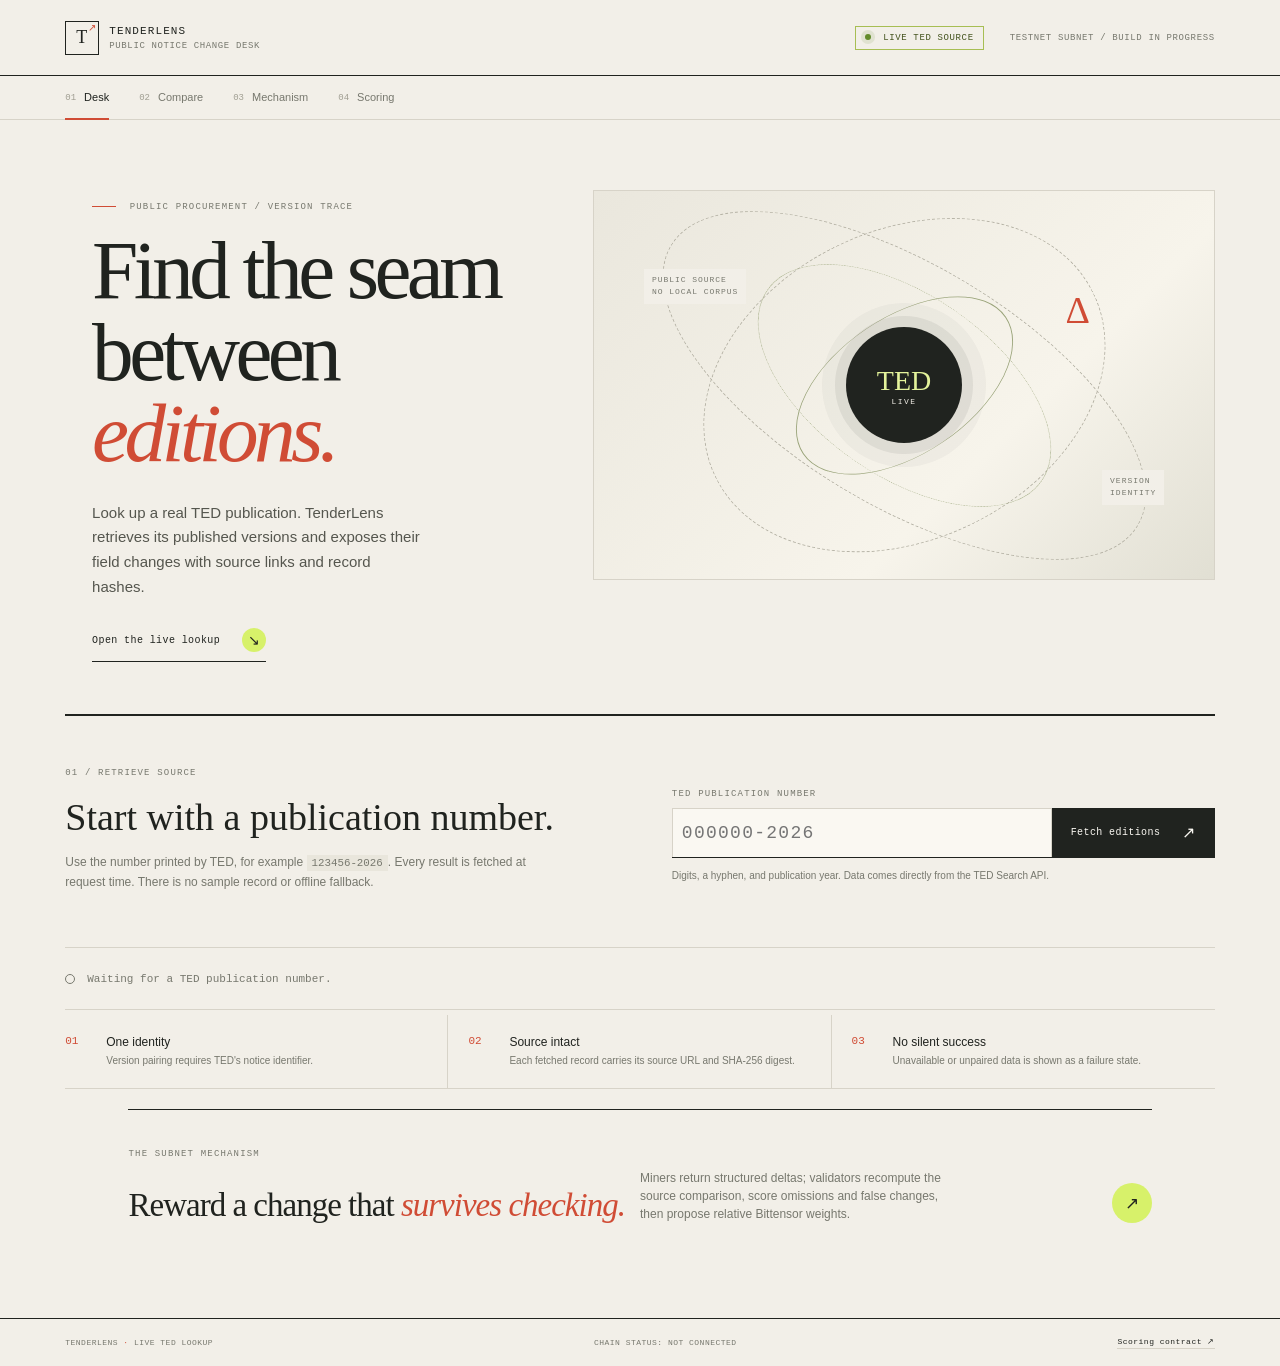
<file: web/index.html>
<!doctype html>
<html lang="en">
<head>
  <meta charset="utf-8"><meta name="viewport" content="width=device-width,initial-scale=1">
  <meta name="theme-color" content="#f2efe8"><title>TenderLens — Change desk</title>
  <link rel="stylesheet" href="styles.css"><script src="app.js" defer></script>
</head>
<body data-page="home">
  <a class="skip-link" href="#main">Skip to content</a>
  <header class="topline"><a class="wordmark" href="index.html"><span class="brand-mark">T<span>↗</span></span><span>TENDERLENS<small>PUBLIC NOTICE CHANGE DESK</small></span></a><div class="topline-right"><span class="mode-pill live-mode"><i></i> LIVE TED SOURCE</span><span class="edition">TESTNET SUBNET / BUILD IN PROGRESS</span></div></header>
  <nav class="page-nav" aria-label="Main navigation"><a class="active" aria-current="page" href="index.html"><span>01</span> Desk</a><a href="compare.html"><span>02</span> Compare</a><a href="mechanism.html"><span>03</span> Mechanism</a><a href="scoring.html"><span>04</span> Scoring</a></nav>
  <main id="main" class="page-shell live-home">
    <section class="hero-grid enter">
      <div class="hero-copy"><p class="eyebrow"><span class="eyebrow-line"></span> PUBLIC PROCUREMENT / VERSION TRACE</p><h1>Find the seam<br>between <em>editions.</em></h1><p class="lede">Look up a real TED publication. TenderLens retrieves its published versions and exposes their field changes with source links and record hashes.</p><a class="round-link" href="#lookup"><span>Open the live lookup</span><b aria-hidden="true">↘</b></a></div>
      <div class="home-ornament" aria-hidden="true"><div class="orbital orbital-a"></div><div class="orbital orbital-b"></div><div class="orbit-core">TED<br><small>LIVE</small></div><div class="orbit-label orbit-nw">PUBLIC SOURCE<br>NO LOCAL CORPUS</div><div class="orbit-label orbit-se">VERSION<br>IDENTITY</div><span class="orbit-glyph">Δ</span></div>
    </section>
    <section class="live-lookup enter delay-1" id="lookup" aria-labelledby="lookup-title"><div class="lookup-heading"><p class="eyebrow">01 / RETRIEVE SOURCE</p><h2 id="lookup-title">Start with a publication number.</h2><p>Use the number printed by TED, for example <code>123456-2026</code>. Every result is fetched at request time. There is no sample record or offline fallback.</p></div>
      <form id="publication-form" class="lookup-form"><label for="publication-input">TED publication number</label><div class="lookup-control"><input id="publication-input" name="publication" autocomplete="off" inputmode="numeric" pattern="[0-9]{1,8}-20[0-9]{2}" placeholder="000000-2026" required aria-describedby="publication-hint"><button type="submit" id="lookup-submit"><span>Fetch editions</span><b aria-hidden="true">↗</b></button></div><small id="publication-hint">Digits, a hyphen, and publication year. Data comes directly from the TED Search API.</small></form>
    </section>
    <section id="lookup-status" class="live-status" aria-live="polite" aria-atomic="true"><span class="status-mark"></span><p>Waiting for a TED publication number.</p></section>
    <section id="lookup-results" class="lookup-results" hidden aria-live="polite"></section>
    <section class="principles enter delay-2"><div><span>01</span><strong>One identity</strong><small>Version pairing requires TED's notice identifier.</small></div><div><span>02</span><strong>Source intact</strong><small>Each fetched record carries its source URL and SHA-256 digest.</small></div><div><span>03</span><strong>No silent success</strong><small>Unavailable or unpaired data is shown as a failure state.</small></div></section>
    <section class="bottom-callout enter delay-3"><p class="eyebrow">THE SUBNET MECHANISM</p><h2>Reward a change that <em>survives checking.</em></h2><div><p>Miners return structured deltas; validators recompute the source comparison, score omissions and false changes, then propose relative Bittensor weights.</p><a class="circle-arrow" href="mechanism.html" aria-label="Explore the mechanism">↗</a></div></section>
  </main>
  <footer class="site-footer"><span>TENDERLENS <b>·</b> LIVE TED LOOKUP</span><span>CHAIN STATUS: NOT CONNECTED</span><a href="scoring.html">Scoring contract ↗</a></footer>
</body></html>
</file>
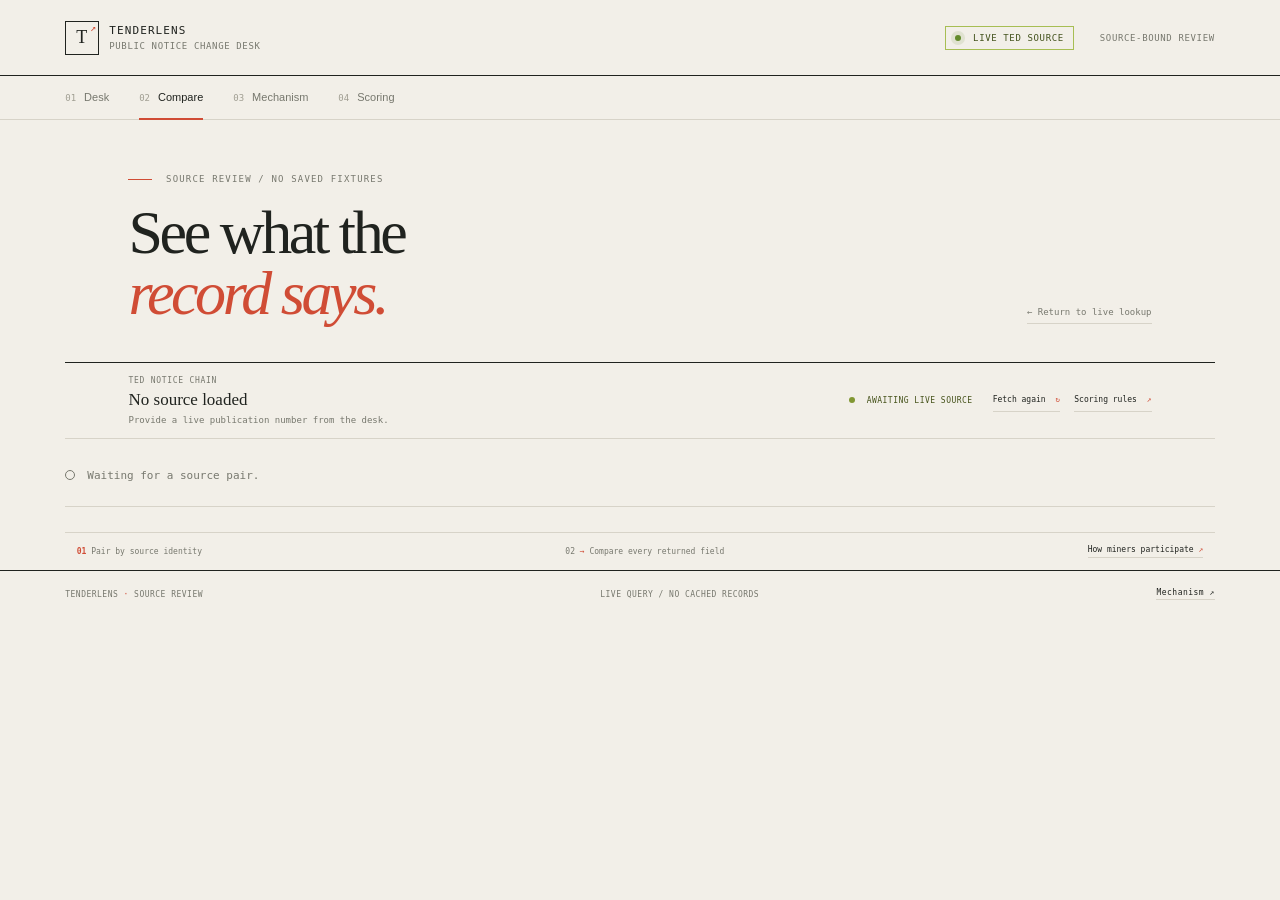
<file: web/compare.html>
<!doctype html>
<html lang="en">
<head><meta charset="utf-8"><meta name="viewport" content="width=device-width,initial-scale=1"><meta name="theme-color" content="#f2efe8"><title>Compare live versions — TenderLens</title><link rel="stylesheet" href="styles.css"><script src="app.js" defer></script></head>
<body data-page="compare"><a class="skip-link" href="#main">Skip to content</a>
  <header class="topline"><a class="wordmark" href="index.html"><span class="brand-mark">T<span>↗</span></span><span>TENDERLENS<small>PUBLIC NOTICE CHANGE DESK</small></span></a><div class="topline-right"><span class="mode-pill live-mode"><i></i> LIVE TED SOURCE</span><span class="edition">SOURCE-BOUND REVIEW</span></div></header>
  <nav class="page-nav" aria-label="Main navigation"><a href="index.html"><span>01</span> Desk</a><a class="active" aria-current="page" href="compare.html"><span>02</span> Compare</a><a href="mechanism.html"><span>03</span> Mechanism</a><a href="scoring.html"><span>04</span> Scoring</a></nav>
  <main id="main" class="page-shell compare-page live-compare">
    <div class="page-title-row enter"><div><p class="eyebrow"><span class="eyebrow-line"></span> SOURCE REVIEW / NO SAVED FIXTURES</p><h1>See what the<br><em>record says.</em></h1></div><a class="back-desk" href="index.html">← Return to live lookup</a></div>
    <section class="pair-toolbar live-toolbar"><div><span class="toolbar-label">TED NOTICE CHAIN</span><strong id="pair-title">No source loaded</strong><small id="pair-meta">Provide a live publication number from the desk.</small></div><div id="pair-state" class="pair-status"><i></i> AWAITING LIVE SOURCE</div><div class="pair-controls"><button class="quiet-button" type="button" id="reload-live">Fetch again <span>↻</span></button><a class="quiet-button" href="scoring.html">Scoring rules <span>↗</span></a></div></section>
    <div id="compare-status" class="live-status" aria-live="polite"><span class="status-mark"></span><p>Waiting for a source pair.</p></div>
    <section id="compare-output" class="compare-output" hidden></section>
    <section class="next-step"><span><b>01</b> Pair by source identity</span><span>02 <b>→</b> Compare every returned field</span><a href="mechanism.html">How miners participate <b>↗</b></a></section>
  </main>
  <footer class="site-footer"><span>TENDERLENS <b>·</b> SOURCE REVIEW</span><span>LIVE QUERY / NO CACHED RECORDS</span><a href="mechanism.html">Mechanism ↗</a></footer>
</body></html>
</file>
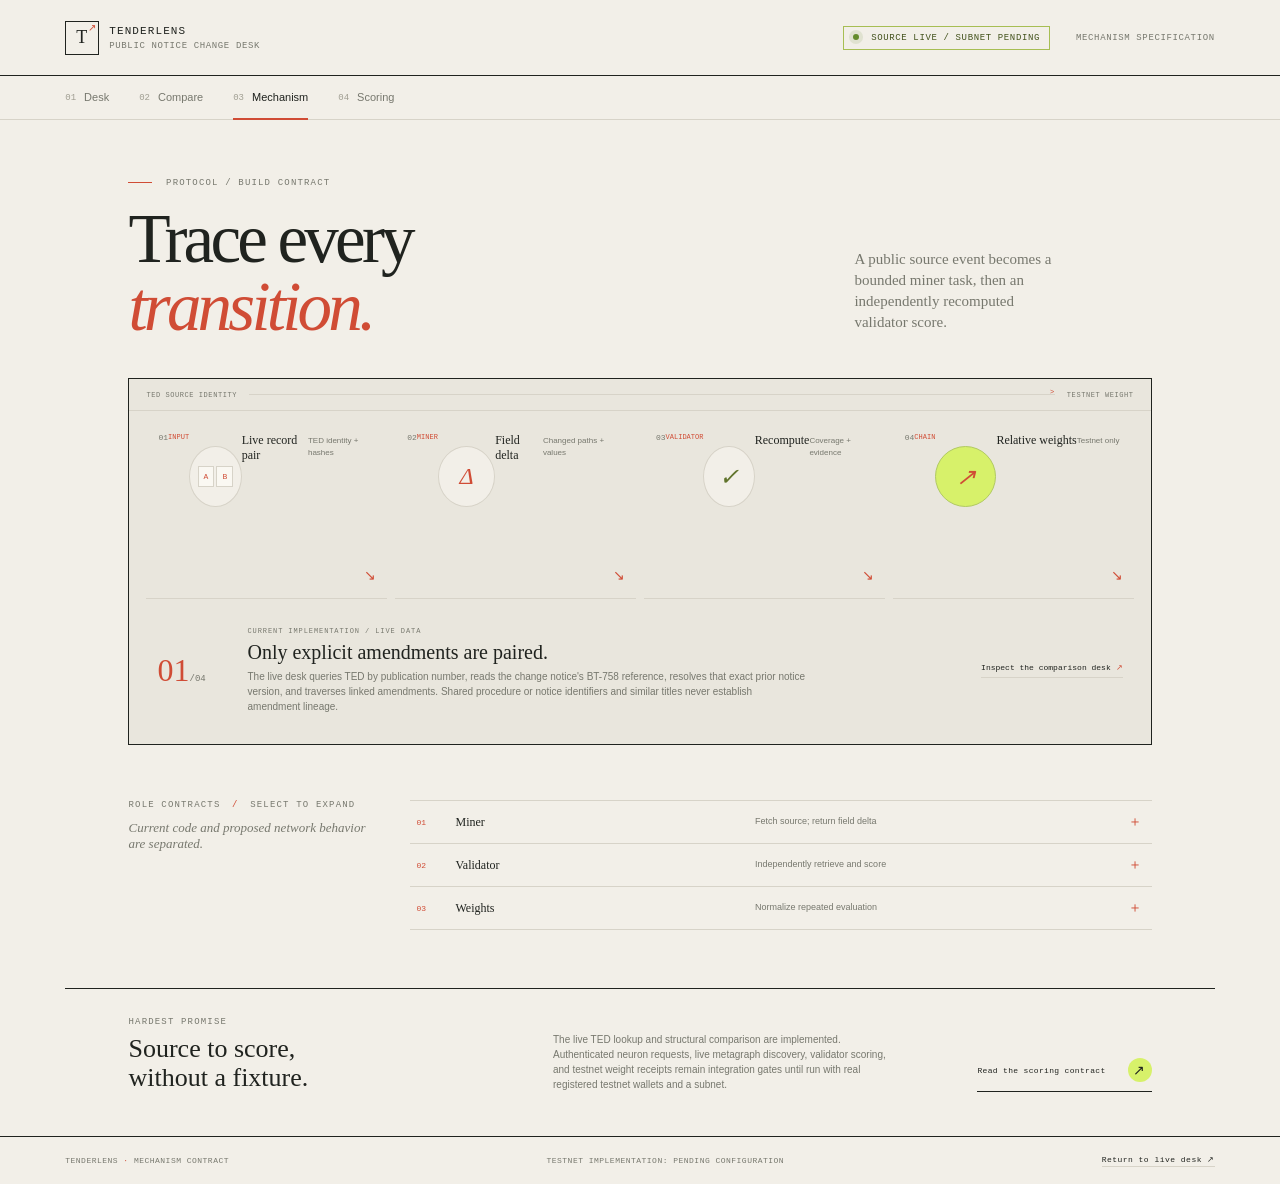
<file: web/mechanism.html>
<!doctype html>
<html lang="en"><head><meta charset="utf-8"><meta name="viewport" content="width=device-width,initial-scale=1"><meta name="theme-color" content="#f2efe8"><title>Mechanism — TenderLens</title><link rel="stylesheet" href="styles.css"><script src="app.js" defer></script></head>
<body data-page="mechanism"><a class="skip-link" href="#main">Skip to content</a>
<header class="topline"><a class="wordmark" href="index.html"><span class="brand-mark">T<span>↗</span></span><span>TENDERLENS<small>PUBLIC NOTICE CHANGE DESK</small></span></a><div class="topline-right"><span class="mode-pill live-mode"><i></i> SOURCE LIVE / SUBNET PENDING</span><span class="edition">MECHANISM SPECIFICATION</span></div></header>
<nav class="page-nav" aria-label="Main navigation"><a href="index.html"><span>01</span> Desk</a><a href="compare.html"><span>02</span> Compare</a><a class="active" aria-current="page" href="mechanism.html"><span>03</span> Mechanism</a><a href="scoring.html"><span>04</span> Scoring</a></nav>
<main id="main" class="page-shell mechanism-page">
  <section class="mechanism-heading enter"><div><p class="eyebrow"><span class="eyebrow-line"></span> PROTOCOL / BUILD CONTRACT</p><h1>Trace every<br><em>transition.</em></h1></div><p class="heading-aside">A public source event becomes a bounded miner task, then an independently recomputed validator score.</p></section>
  <section class="flow-board live-flow enter delay-1" aria-label="Subnet mechanism flow"><div class="flow-axis"><span>TED SOURCE IDENTITY</span><i></i><span>TESTNET WEIGHT</span></div>
    <div class="flow-steps" role="list"><a class="flow-step" role="listitem" href="index.html"><span class="step-top">01 <i>INPUT</i></span><span class="step-symbol source-symbol"><b>A</b><b>B</b></span><strong>Live record pair</strong><small>TED identity + hashes</small><span class="step-arrow">↘</span></a><a class="flow-step" role="listitem" href="#miner"><span class="step-top">02 <i>MINER</i></span><span class="step-symbol miner-symbol">Δ</span><strong>Field delta</strong><small>Changed paths + values</small><span class="step-arrow">↘</span></a><a class="flow-step" role="listitem" href="#validator"><span class="step-top">03 <i>VALIDATOR</i></span><span class="step-symbol validator-symbol">✓</span><strong>Recompute</strong><small>Coverage + evidence</small><span class="step-arrow">↘</span></a><a class="flow-step" role="listitem" href="scoring.html"><span class="step-top">04 <i>CHAIN</i></span><span class="step-symbol weights-symbol">↗</span><strong>Relative weights</strong><small>Testnet only</small><span class="step-arrow">↘</span></a></div>
    <article class="stage-detail"><div class="stage-number">01<span>/04</span></div><div><p class="eyebrow">CURRENT IMPLEMENTATION / LIVE DATA</p><h2>Only explicit amendments are paired.</h2><p>The live desk queries TED by publication number, reads the change notice's BT-758 reference, resolves that exact prior notice version, and traverses linked amendments. Shared procedure or notice identifiers and similar titles never establish amendment lineage.</p></div><a href="compare.html" class="stage-link">Inspect the comparison desk <b>↗</b></a></article>
  </section>
  <section class="role-ledger enter delay-2"><div class="ledger-heading"><p class="eyebrow">ROLE CONTRACTS <span class="small-slash">/</span> SELECT TO EXPAND</p><p>Current code and proposed network behavior are separated.</p></div><div class="role-rows">
    <details class="role-row"><summary><span>01</span><strong>Miner</strong><small>Fetch source; return field delta</small><b class="details-plus">＋</b></summary><div class="role-answer" id="miner"><p>Signed <code>POST /v1/compare</code> receives an exact prior publication, change publication, and TED reference. The miner independently queries the live TED API, confirms that the current notice explicitly references the prior one, and returns changed JSON paths, typed values, source hashes, and source-value evidence. It rejects oversized, malformed, unsupported, stale, incomplete, or unlinked requests. The service verifies Bittensor hotkey signatures and checks that the caller holds a validator permit on the configured test subnet.</p></div></details>
    <details class="role-row"><summary><span>02</span><strong>Validator</strong><small>Independently retrieve and score</small><b class="details-plus">＋</b></summary><div class="role-answer" id="validator"><p>For each actual TED pair, the validator independently fetches the source records, derives the target delta, validates miner signature, schema, task identity, publication linkage, and record hashes, then checks exact changed paths, values, and evidence. It retains component results per UID. No LLM judge is needed for this exact structured task. A future unstructured notice task requires a separately labeled real corpus before it can affect rewards.</p></div></details>
    <details class="role-row"><summary><span>03</span><strong>Weights</strong><small>Normalize repeated evaluation</small><b class="details-plus">＋</b></summary><div class="role-answer"><p>Aggregate bounded recent task scores per active miner, preserve failed-task zeros, normalize nonnegative scores to relative weights, and submit through the current Bittensor SDK's test-network SetWeights intent. Chain consensus and emissions remain Bittensor responsibilities; no chain transaction is claimed by this interface.</p></div></details>
  </div></section>
  <section class="mechanism-foot enter delay-3"><div><p class="eyebrow">HARDEST PROMISE</p><h2>Source to score,<br>without a fixture.</h2></div><p>The live TED lookup and structural comparison are implemented. Authenticated neuron requests, live metagraph discovery, validator scoring, and testnet weight receipts remain integration gates until run with real registered testnet wallets and a subnet.</p><a class="round-link" href="scoring.html"><span>Read the scoring contract</span><b>↗</b></a></section>
</main><footer class="site-footer"><span>TENDERLENS <b>·</b> MECHANISM CONTRACT</span><span>TESTNET IMPLEMENTATION: PENDING CONFIGURATION</span><a href="index.html">Return to live desk ↗</a></footer></body></html>
</file>
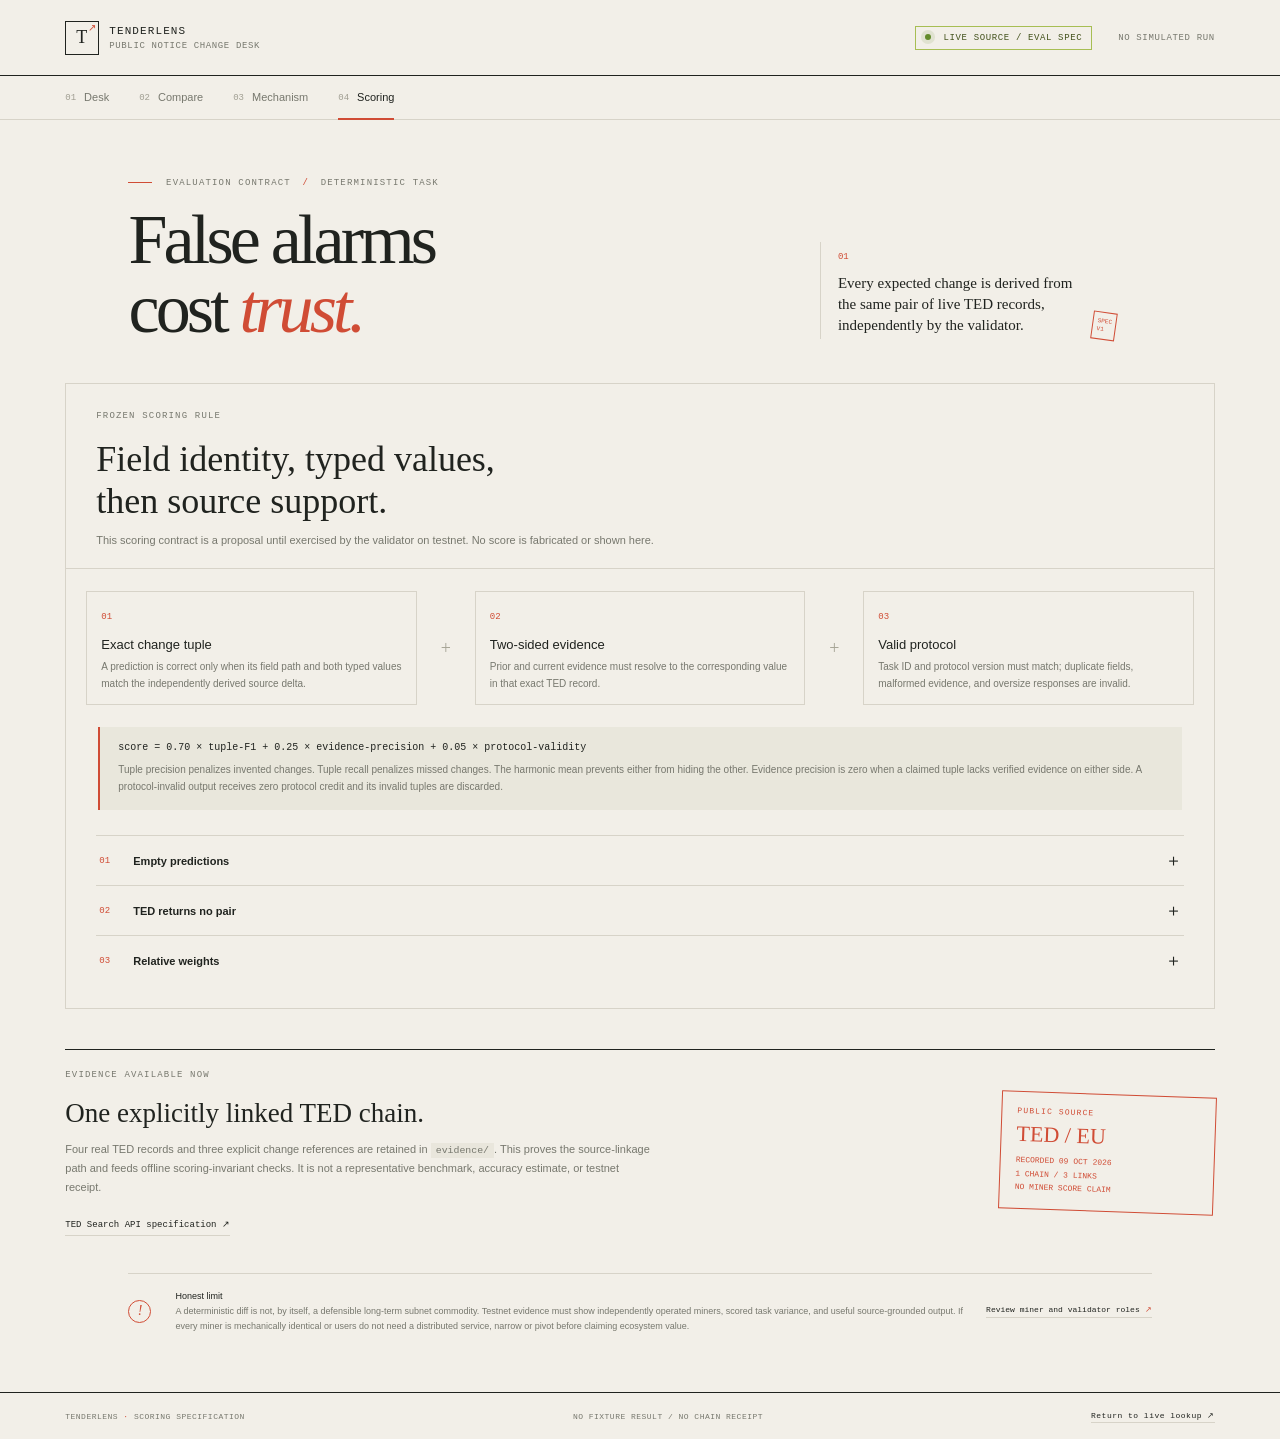
<file: web/scoring.html>
<!doctype html>
<html lang="en"><head><meta charset="utf-8"><meta name="viewport" content="width=device-width,initial-scale=1"><meta name="theme-color" content="#f2efe8"><title>Scoring contract — TenderLens</title><link rel="stylesheet" href="styles.css"><script src="app.js" defer></script></head>
<body data-page="scoring"><a class="skip-link" href="#main">Skip to content</a>
<header class="topline"><a class="wordmark" href="index.html"><span class="brand-mark">T<span>↗</span></span><span>TENDERLENS<small>PUBLIC NOTICE CHANGE DESK</small></span></a><div class="topline-right"><span class="mode-pill live-mode"><i></i> LIVE SOURCE / EVAL SPEC</span><span class="edition">NO SIMULATED RUN</span></div></header>
<nav class="page-nav" aria-label="Main navigation"><a href="index.html"><span>01</span> Desk</a><a href="compare.html"><span>02</span> Compare</a><a href="mechanism.html"><span>03</span> Mechanism</a><a class="active" aria-current="page" href="scoring.html"><span>04</span> Scoring</a></nav>
<main id="main" class="page-shell scoring-page">
  <section class="score-intro enter"><div><p class="eyebrow"><span class="eyebrow-line"></span> EVALUATION CONTRACT <span class="small-slash">/</span> DETERMINISTIC TASK</p><h1>False alarms<br>cost <em>trust.</em></h1></div><div class="score-intro-note"><span class="red-corner">01</span><p>Every expected change is derived from the same pair of live TED records, independently by the validator.</p><span class="stamp-small">SPEC<br>V1</span></div></section>
  <section class="score-contract enter delay-1"><div class="contract-header"><p class="eyebrow">FROZEN SCORING RULE</p><h2>Field identity, typed values,<br>then source support.</h2><p>This scoring contract is a proposal until exercised by the validator on testnet. No score is fabricated or shown here.</p></div>
    <div class="contract-equation"><div><span>01</span><strong>Exact change tuple</strong><p>A prediction is correct only when its field path and both typed values match the independently derived source delta.</p></div><b class="equation-mark">+</b><div><span>02</span><strong>Two-sided evidence</strong><p>Prior and current evidence must resolve to the corresponding value in that exact TED record.</p></div><b class="equation-mark">+</b><div><span>03</span><strong>Valid protocol</strong><p>Task ID and protocol version must match; duplicate fields, malformed evidence, and oversize responses are invalid.</p></div></div>
    <div class="score-rule"><code>score = 0.70 × tuple-F1 + 0.25 × evidence-precision + 0.05 × protocol-validity</code><p>Tuple precision penalizes invented changes. Tuple recall penalizes missed changes. The harmonic mean prevents either from hiding the other. Evidence precision is zero when a claimed tuple lacks verified evidence on either side. A protocol-invalid output receives zero protocol credit and its invalid tuples are discarded.</p></div>
    <div class="score-boundaries"><details class="score-boundary"><summary><span>01</span><strong>Empty predictions</strong><b>＋</b></summary><p>An empty response has zero recall whenever the live source pair contains a field difference, so a miner cannot earn a high score by refusing all work.</p></details><details class="score-boundary"><summary><span>02</span><strong>TED returns no pair</strong><b>＋</b></summary><p>Do not create a task. Missing source records, mismatched notice identifiers, timeout, or malformed API data are operational failures, not “no change” labels.</p></details><details class="score-boundary"><summary><span>03</span><strong>Relative weights</strong><b>＋</b></summary><p>Aggregate scores from completed live tasks over a declared window, assign failed miner requests zero for that task, normalize nonnegative values by UID, and submit only to the explicitly configured Bittensor test network. The chain applies subnet limits and consensus.</p></details></div>
  </section>
  <section class="score-evidence enter delay-2"><div><p class="eyebrow">EVIDENCE AVAILABLE NOW</p><h2>One explicitly linked TED chain.</h2><p>Four real TED records and three explicit change references are retained in <code>evidence/</code>. This proves the source-linkage path and feeds offline scoring-invariant checks. It is not a representative benchmark, accuracy estimate, or testnet receipt.</p><a href="https://docs.ted.europa.eu/api/latest/search.html" target="_blank" rel="noopener noreferrer">TED Search API specification ↗</a></div><div class="evidence-stamp"><span>PUBLIC SOURCE</span><strong>TED / EU</strong><small>RECORDED 09 OCT 2026<br>1 CHAIN / 3 LINKS<br>NO MINER SCORE CLAIM</small></div></section>
  <section class="score-limit enter delay-3"><span class="limit-glyph">!</span><p><b>Honest limit</b><br>A deterministic diff is not, by itself, a defensible long-term subnet commodity. Testnet evidence must show independently operated miners, scored task variance, and useful source-grounded output. If every miner is mechanically identical or users do not need a distributed service, narrow or pivot before claiming ecosystem value.</p><a href="mechanism.html">Review miner and validator roles <b>↗</b></a></section>
</main><footer class="site-footer"><span>TENDERLENS <b>·</b> SCORING SPECIFICATION</span><span>NO FIXTURE RESULT / NO CHAIN RECEIPT</span><a href="index.html">Return to live lookup ↗</a></footer></body></html>
</file>
<file: web/styles.css>
:root{--paper:#f2efe8;--paper-hi:#faf8f2;--ink:#20231f;--muted:#77786e;--line:#d7d3c8;--green:#d7f16a;--green-dark:#46531b;--red:#d04c35;--mono:'DM Mono',monospace;--sans:'DM Sans',Arial,sans-serif;--serif:'Playfair Display',Georgia,serif;--ease:cubic-bezier(.2,.7,.15,1)}
*{box-sizing:border-box}html{scroll-behavior:smooth}body{margin:0;background:var(--paper);color:var(--ink);font-family:var(--sans);font-size:14px;line-height:1.5}a{color:inherit;text-decoration:none}button{font:inherit;color:inherit}button:focus-visible,a:focus-visible,summary:focus-visible{outline:2px solid var(--red);outline-offset:4px}.skip-link{position:absolute;z-index:20;top:-60px;left:12px;background:var(--green);padding:10px 16px}.skip-link:focus{top:12px}.topline{height:76px;border-bottom:1px solid var(--ink);display:flex;align-items:center;justify-content:space-between;padding:0 5.1vw}.wordmark{display:flex;align-items:center;gap:10px;font:500 11px var(--mono);letter-spacing:.1em}.brand-mark{width:34px;height:34px;border:1px solid var(--ink);display:grid;place-items:center;font:500 18px var(--serif);position:relative}.brand-mark span{position:absolute;font:10px var(--mono);right:1px;top:0;color:var(--red)}.wordmark small{display:block;font:9px var(--mono);letter-spacing:.07em;color:var(--muted);margin-top:4px}.topline-right{display:flex;align-items:center;gap:26px;font:9px var(--mono);letter-spacing:.07em;color:var(--muted)}.mode-pill{color:var(--green-dark);border:1px solid #b3c76d;padding:6px 9px}.mode-pill i,.status-dot,.pair-status i,.grounded-stamp i,.sim-label i{width:6px;height:6px;border-radius:50%;display:inline-block;background:#819733;margin-right:6px}.edition b,.site-footer b{color:var(--red);font-weight:400}.page-nav{height:44px;padding:0 5.1vw;border-bottom:1px solid var(--line);display:flex;gap:30px;align-items:stretch}.page-nav a{position:relative;display:flex;align-items:center;gap:8px;font-size:11px;color:var(--muted);transition:color .2s}.page-nav a span{font:9px var(--mono);color:#a09e92}.page-nav a:hover,.page-nav a.active{color:var(--ink)}.page-nav a.active:after{content:'';position:absolute;bottom:-1px;left:0;right:0;height:2px;background:var(--red);animation:draw-in .45s var(--ease) both}.page-shell{max-width:1440px;margin:auto;padding:0 5.1vw}.eyebrow{font:9px var(--mono);letter-spacing:.13em;color:var(--muted);margin:0 0 18px}.eyebrow-line{display:inline-block;width:24px;height:1px;background:var(--red);vertical-align:middle;margin-right:7px}.small-slash{color:var(--red);margin:0 5px}.hero-grid{display:grid;grid-template-columns:.88fr 1.12fr;min-height:536px;border-bottom:1px solid var(--ink);padding:70px 0 52px;gap:40px}.hero-copy{padding:12px 0 0 5.5%}.hero-copy h1,.page-title-row h1,.mechanism-heading h1,.score-intro h1{font:500 clamp(48px,6.5vw,84px)/.98 var(--serif);letter-spacing:-.055em;margin:0}.hero-copy h1 em,.page-title-row h1 em,.mechanism-heading h1 em,.score-intro h1 em,.bottom-callout h2 em{font-weight:500;color:var(--red)}.lede{font-size:15px;line-height:1.65;max-width:330px;color:#55564e;margin:26px 0 28px}.round-link{display:inline-flex;align-items:center;gap:22px;font:10px var(--mono);letter-spacing:.04em;border-bottom:1px solid var(--ink);padding:0 0 9px;transition:gap .25s var(--ease)}.round-link:hover{gap:32px}.round-link b{width:24px;height:24px;border-radius:50%;display:grid;place-items:center;background:var(--green);font-size:14px;font-weight:400}.hero-art{position:relative;min-height:396px;display:flex;align-items:center;justify-content:center;gap:8px;overflow:hidden;background:#e8e5dc}.hero-art:before{content:'';position:absolute;inset:0;background-image:linear-gradient(#bbb8ae 1px,transparent 1px),linear-gradient(90deg,#bbb8ae 1px,transparent 1px);background-size:30px 30px;opacity:.13;mask-image:linear-gradient(90deg,transparent,#000 28%,#000 75%,transparent)}.paper{width:34%;height:260px;background:var(--paper-hi);border:1px solid #c8c4b8;box-shadow:0 12px 32px #20231f15;z-index:1;padding:21px 17px;position:relative;transform:rotate(-5deg);transition:transform .7s var(--ease)}.paper-new{transform:rotate(4deg) translateY(7px);background:#fffdf7}.hero-art:hover .paper-old{transform:rotate(-8deg) translate(-8px,-4px)}.hero-art:hover .paper-new{transform:rotate(7deg) translate(8px,5px)}.paper-kicker,.paper-tag,.art-caption,.art-stamp{font:8px var(--mono);letter-spacing:.1em}.paper-kicker{color:var(--muted)}.paper-title{display:block;font:500 clamp(16px,2vw,23px)/1.05 var(--serif);margin:19px 0 17px}.paper-rule{display:block;height:1px;background:var(--ink);margin-bottom:14px}.paper-line{height:3px;display:block;background:#d8d5cb;margin:8px 0}.w80{width:80%}.w60{width:60%}.w90{width:90%}.paper-tag{position:absolute;bottom:17px;left:17px;border-top:1px solid var(--line);padding-top:8px}.highlight-tag{background:var(--green);padding:7px 6px 5px;border:0;color:var(--ink)}.change-spine{z-index:2;height:222px;width:64px;display:flex;align-items:center;flex-direction:column;justify-content:space-between;color:var(--red)}.change-spine>span{font:italic 36px var(--serif);background:var(--paper);border:1px solid var(--red);width:48px;height:48px;border-radius:50%;display:grid;place-items:center}.change-spine i{height:11px;width:1px;background:var(--red)}.change-spine small{font:7px var(--mono);text-align:center;letter-spacing:.06em;color:var(--muted)}.art-caption{position:absolute;bottom:20px;left:25px;color:var(--muted);font-size:7px}.art-caption b{color:var(--red)}.art-stamp{position:absolute;right:24px;top:22px;border:1px solid var(--red);color:var(--red);padding:8px 6px;line-height:1.2;transform:rotate(8deg);font-size:7px}.proof-strip{display:grid;grid-template-columns:repeat(4,1fr);border-bottom:1px solid var(--line);padding:25px 0 26px}.proof-strip>div{position:relative;padding-left:39px;border-right:1px solid var(--line);min-height:43px}.proof-strip>div:last-child{border:0}.index-mark{position:absolute;left:0;top:0;font:10px var(--mono);color:var(--red)}.proof-strip strong,.proof-strip small{display:block}.proof-strip strong{font:500 11px var(--mono)}.proof-strip small{font-size:10px;color:var(--muted);margin-top:5px}.sample-section{padding:55px 5.5% 66px}.section-heading{display:flex;justify-content:space-between;align-items:end;margin-bottom:22px}.section-heading .eyebrow{margin-bottom:9px}.section-heading h2,.lab-top h2,.workbench-head h2{font:500 36px/1.05 var(--serif);letter-spacing:-.03em;margin:0}.sample-flag,.sim-label{font:8px var(--mono);letter-spacing:.08em;color:var(--muted)}.sample-flag i{font-style:normal;color:var(--red)}.sample-card{border:1px solid var(--ink);background:var(--paper-hi)}.sample-meta,.sample-foot{height:36px;background:#e7e4db;display:flex;justify-content:space-between;align-items:center;padding:0 18px;font:8px var(--mono);letter-spacing:.06em;color:var(--muted)}.sample-meta b,.sample-foot b{font-weight:400;color:var(--red)}.sample-change{min-height:145px;display:flex;align-items:center;padding:22px 28px;gap:20px}.date-block{width:88px;height:96px;border:1px solid var(--line);padding:9px 12px;display:flex;flex-direction:column;position:relative}.date-block small{font:7px var(--mono);color:var(--muted)}.date-block strong{font:500 32px/.95 var(--serif);margin-top:8px}.date-block span{font:8px var(--mono);margin-top:3px}.new-date{border-color:#b6c772;background:#f4f8e8}.new-date:after{content:'';position:absolute;inset:-4px;border:1px solid var(--green);z-index:0;animation:soft-pulse 3s ease-in-out infinite}.delta-arrow{display:flex;align-items:center;gap:9px;color:var(--red);font:8px var(--mono)}.delta-arrow b{font-size:22px;font-weight:400}.change-note{font:500 13px var(--serif);margin:0 auto 0 8px}.change-note small{display:block;font:10px var(--sans);color:var(--muted);margin-top:6px}.text-link{font:9px var(--mono);border-bottom:1px solid var(--ink);padding-bottom:6px;white-space:nowrap}.text-link b{color:var(--red);font-weight:400}.sample-foot{background:none;border-top:1px solid var(--line)}.sample-foot span:first-child{color:var(--green-dark)}.bottom-callout{margin:0 5.5%;padding:39px 0 50px;border-top:1px solid var(--ink);display:grid;grid-template-columns:1fr 1fr;align-items:end}.bottom-callout .eyebrow{grid-column:span 2;margin-bottom:10px}.bottom-callout h2{font:500 33px/1.1 var(--serif);margin:0;letter-spacing:-.03em}.bottom-callout>div{display:flex;align-items:end;justify-content:space-between}.bottom-callout>div p{max-width:310px;color:var(--muted);font-size:12px;margin:0}.circle-arrow{width:40px;height:40px;background:var(--green);border-radius:50%;display:grid;place-items:center;font:17px var(--mono);transition:transform .3s var(--ease)}.circle-arrow:hover{transform:rotate(45deg)}.site-footer{min-height:48px;border-top:1px solid var(--ink);padding:0 5.1vw;display:flex;justify-content:space-between;align-items:center;gap:14px;font:8px var(--mono);letter-spacing:.06em;color:var(--muted)}.site-footer a{color:var(--ink);border-bottom:1px solid var(--line);padding-bottom:2px}.site-footer a:hover{border-color:var(--red)}

/* Pair comparison folio */
.page-title-row{display:flex;justify-content:space-between;align-items:end;padding:54px 5.5% 38px}.page-title-row h1{font-size:62px}.synthetic-seal{font:8px/1.45 var(--mono);letter-spacing:.1em;border:1px solid var(--red);color:var(--red);padding:9px 11px;transform:rotate(4deg);margin:0 8px 6px}.synthetic-seal span{font-size:12px}.pair-toolbar{display:grid;grid-template-columns:1fr auto auto;gap:20px;align-items:center;border-top:1px solid var(--ink);border-bottom:1px solid var(--line);padding:13px 5.5%}.toolbar-label{display:block;font:8px var(--mono);letter-spacing:.09em;color:var(--muted);margin-bottom:3px}.pair-toolbar strong{font:500 13px var(--serif)}.pair-toolbar small{display:block;font-size:9px;color:var(--muted)}.pair-toolbar small i{color:var(--red);font-style:normal}.pair-status{font:8px var(--mono);letter-spacing:.06em;color:var(--green-dark)}.pair-status b{font-weight:400;color:var(--red)}.pair-controls{display:flex;gap:14px}.quiet-button{padding:7px 0;background:none;border:0;border-bottom:1px solid var(--line);font:8px var(--mono);cursor:pointer;transition:border-color .2s,color .2s}.quiet-button:hover{border-color:var(--red);color:var(--red)}.quiet-button span{color:var(--red);margin-left:5px}.diff-layout{display:grid;grid-template-columns:145px minmax(0,1fr) 150px;gap:20px;padding:30px 1% 22px}.diff-index{padding-top:3px}.diff-index .eyebrow{font-size:8px;margin-bottom:14px}.field-tab{width:100%;background:none;border:0;border-top:1px solid var(--line);display:grid;grid-template-columns:24px 1fr 14px;align-items:center;text-align:left;gap:4px;padding:11px 3px;cursor:pointer;transition:background .3s,padding .3s,color .3s}.field-tab:last-of-type{border-bottom:1px solid var(--line)}.field-tab>span{font:8px var(--mono);color:#a5a296}.field-tab strong{font:500 10px var(--sans)}.field-tab i{font:italic 15px var(--serif);color:#aaa79d}.field-tab:hover{padding-left:8px;background:#e9e6dc}.field-tab.active{background:var(--green);padding-left:8px}.field-tab.active i{color:var(--green-dark)}.index-note{display:flex;gap:7px;margin-top:20px;font-size:9px;line-height:1.45;color:var(--muted)}.index-note b{color:var(--red);font:16px var(--serif)}.document-stage{min-width:0}.document-head{height:44px;display:grid;grid-template-columns:1fr 36px 1fr;align-items:center;border:1px solid var(--ink);border-bottom:0;padding:0 16px;font:8px var(--mono);letter-spacing:.07em}.document-head>span:not(.doc-connector) small{display:block;color:var(--muted);font-size:7px;letter-spacing:.03em}.document-head>span:last-child{text-align:right}.doc-connector{text-align:center;color:var(--red);font-size:15px}.documents{display:grid;grid-template-columns:1fr 1fr;border:1px solid var(--ink)}.document{min-height:400px;background:var(--paper-hi);padding:18px 17px 12px;position:relative;transition:background .3s}.document+.document{border-left:1px solid var(--ink)}.doc-type{font:7px var(--mono);letter-spacing:.08em;color:var(--muted);margin:0 0 12px}.doc-type span{float:right;border:1px solid var(--line);padding:1px 3px}.document h2{font:500 17px/1.1 var(--serif);margin:0 0 9px}.doc-copy{font-size:9px;line-height:1.55;color:#77766d;margin:0 0 20px}.doc-field{margin:0 -5px 10px;padding:8px 6px;border-left:2px solid transparent;transition:background .4s,border-color .3s,opacity .3s,transform .3s}.doc-label{display:block;font:7px var(--mono);letter-spacing:.07em;color:var(--muted);margin-bottom:4px}.doc-label .change-chip{float:right;color:var(--red);font-weight:400}.doc-field p{font:11px/1.5 var(--serif);margin:0 0 5px}.doc-field small{font:7px var(--mono);color:#99968a}.doc-field small b{color:var(--red);font-weight:400}.doc-field mark{padding:1px 3px;color:var(--ink);background:transparent;transition:background .4s}.mark-old{box-shadow:inset 0 -1px #d5a195}.mark-new{box-shadow:inset 0 -1px var(--red)}.doc-field.active-field{background:#eff4dc;border-color:#94a741}.document .muted-field{opacity:.57}.document[data-focus="value"] .doc-field:not([data-doc-field="value"]),.document[data-focus="eligibility"] .doc-field:not([data-doc-field="eligibility"]),.document[data-focus="deadline"] .doc-field:not([data-doc-field="deadline"]){opacity:.35}.document[data-focus="value"] [data-doc-field="value"],.document[data-focus="eligibility"] [data-doc-field="eligibility"]{opacity:1;background:#eff4dc;border-color:#94a741;transform:translateX(3px)}.document[data-focus="value"] [data-doc-field="value"] p:after,.document[data-focus="eligibility"] [data-doc-field="eligibility"] p:after{content:'UNCHANGED';display:inline-block;margin-left:5px;font:7px var(--mono);color:var(--muted)}.doc-page-no{position:absolute;bottom:11px;right:14px;font:7px var(--mono);color:#aaa79d}.evidence-ribbon{min-height:65px;border:1px solid var(--ink);border-top:0;background:#e7e4db;display:flex;align-items:center;padding:9px 14px;gap:11px;transition:background .4s}.evidence-ribbon.flash{animation:ribbon-flash .55s var(--ease)}.evidence-icon{font:23px var(--serif);color:var(--red)}.evidence-ribbon>div{min-width:0;flex:1}.evidence-ribbon small{font:7px var(--mono);letter-spacing:.08em;color:var(--muted)}.evidence-ribbon small b{font-weight:400;color:var(--red)}.evidence-ribbon p{font:10px var(--serif);margin:4px 0 0}.evidence-ribbon q{quotes:'“' '”';background:#f8f6ee;padding:2px 3px}.evidence-ribbon p span{color:var(--red)}.grounded-stamp{border-left:1px solid #c9c5b9;padding-left:12px;font:7px/1.5 var(--mono);color:var(--green-dark)}.margin-note{border-left:1px solid var(--line);padding:7px 0 0 14px;align-self:stretch}.margin-mark{font:italic 32px var(--serif);color:var(--red);margin-bottom:12px}.margin-note .eyebrow{font-size:7px;margin-bottom:10px}.margin-note h3{font:500 19px/1.08 var(--serif);margin:0 0 11px}.margin-note>p:not(.eyebrow){font-size:9px;color:var(--muted);line-height:1.55}.margin-rule{height:1px;background:var(--line);margin:21px 0 12px}.margin-code{font:7px/1.6 var(--mono);letter-spacing:.06em;color:#a19e92}.next-step{display:flex;align-items:center;justify-content:space-between;border-top:1px solid var(--line);padding:12px 1%;font:8px var(--mono);color:var(--muted)}.next-step span:first-child b{color:var(--red)}.next-step span:nth-child(2)>b{color:var(--red);font-weight:400}.next-step a{color:var(--ink);border-bottom:1px solid var(--line);padding-bottom:3px}.next-step a b{color:var(--red);font-weight:400}

/* Mechanism */
.mechanism-heading,.score-intro{display:flex;justify-content:space-between;align-items:end;padding:58px 5.5% 37px}.mechanism-heading h1,.score-intro h1{font-size:69px}.heading-aside{max-width:205px;font:500 15px/1.4 var(--serif);color:var(--muted);margin:0 9% 8px 0}.flow-board{margin:0 5.5% 55px;border:1px solid var(--ink);background:#e9e6dd}.flow-axis{height:32px;padding:0 17px;display:flex;align-items:center;gap:12px;font:7px var(--mono);letter-spacing:.08em;color:var(--muted);border-bottom:1px solid var(--line)}.flow-axis i{flex:1;height:1px;background:var(--line);position:relative}.flow-axis i:after{content:'>';position:absolute;right:0;top:-6px;color:var(--red)}.flow-steps{display:grid;grid-template-columns:repeat(4,1fr);padding:19px 17px 0;gap:8px}.flow-step{min-height:169px;position:relative;text-align:left;background:none;border:0;border-bottom:1px solid var(--line);padding:3px 12px 14px;cursor:pointer;transition:background .3s,transform .3s var(--ease)}.flow-step:hover{background:#f1efe8;transform:translateY(-3px)}.flow-step.active{background:var(--paper-hi);border-bottom:2px solid var(--red)}.step-top{display:flex;justify-content:space-between;font:8px var(--mono);color:var(--muted)}.step-top i{font-style:normal;color:var(--red);font-size:7px}.step-symbol{height:61px;width:61px;margin:13px 0 11px;border-radius:50%;display:flex;align-items:center;justify-content:center;background:var(--paper);border:1px solid var(--line);color:var(--red);font:italic 24px var(--serif)}.source-symbol{gap:2px}.source-symbol b{font:8px var(--mono);border:1px solid var(--line);padding:5px;background:var(--paper-hi)}.validator-symbol{color:#60732b}.weights-symbol{background:var(--green);border-color:#b1c963}.flow-step strong,.flow-step small{display:block}.flow-step strong{font:500 12px var(--serif)}.flow-step small{font-size:8px;color:var(--muted);margin-top:2px}.step-arrow{position:absolute;right:11px;bottom:12px;color:var(--red)}.stage-detail{display:grid;grid-template-columns:75px 1fr auto;align-items:center;gap:15px;padding:21px 28px 23px;min-height:145px}.stage-number{font:500 32px var(--serif);color:var(--red)}.stage-number span{font:9px var(--mono);color:var(--muted)}.stage-detail .eyebrow{font-size:7px;margin:0 0 6px}.stage-detail h2{font:500 20px var(--serif);margin:0 0 5px}.stage-detail>div:nth-child(2)>p:last-child{max-width:560px;color:var(--muted);font-size:10px;line-height:1.5;margin:0}.stage-link{font:8px var(--mono);border-bottom:1px solid var(--line);padding-bottom:5px;white-space:nowrap}.stage-link b{color:var(--red);font-weight:400}.stage-detail.animate-detail>div:nth-child(2){animation:detail-in .45s var(--ease)}.role-ledger{margin:0 5.5% 58px;display:grid;grid-template-columns:.5fr 1.5fr;gap:35px}.ledger-heading .eyebrow{margin:0}.ledger-heading>p:last-child{font:italic 13px var(--serif);color:var(--muted);margin-top:10px}.role-row{border-top:1px solid var(--line)}.role-row:last-child{border-bottom:1px solid var(--line)}.role-row summary{list-style:none;display:grid;grid-template-columns:31px 1fr 1.25fr 18px;align-items:center;gap:8px;padding:12px 6px;cursor:pointer;transition:background .25s,padding .25s}.role-row summary::-webkit-details-marker{display:none}.role-row summary:hover{background:#e8e5dc;padding-left:12px}.role-row summary>span{font:8px var(--mono);color:var(--red)}.role-row summary strong{font:500 12px var(--serif)}.role-row summary small{font-size:9px;color:var(--muted)}.details-plus{font:14px var(--mono);font-weight:400;color:var(--red);transition:transform .3s}.role-row[open] .details-plus{transform:rotate(45deg)}.role-answer{padding:0 40px 13px}.role-answer p{font-size:10px;line-height:1.6;color:var(--muted);max-width:560px;margin:0;animation:detail-in .35s var(--ease)}.mechanism-foot{border-top:1px solid var(--ink);padding:28px 5.5% 44px;display:grid;grid-template-columns:1fr 1fr auto;gap:25px;align-items:end}.mechanism-foot .eyebrow{margin-bottom:8px}.mechanism-foot h2{font:500 26px/1.1 var(--serif);margin:0}.mechanism-foot>p{font-size:10px;max-width:340px;color:var(--muted);margin:0}.mechanism-foot .round-link{font-size:8px}

/* Scoring */
.score-intro{padding-bottom:40px}.score-intro h1{font-size:70px}.score-intro-note{max-width:260px;border-left:1px solid var(--line);padding:2px 0 3px 17px;position:relative;margin:0 7% 4px 0}.score-intro-note .red-corner{font:9px var(--mono);color:var(--red)}.score-intro-note p{font:500 15px/1.4 var(--serif);margin:8px 0 0}.stamp-small{position:absolute;right:-36px;bottom:0;border:1px solid var(--red);padding:5px 4px;font:6px/1.3 var(--mono);color:var(--red);transform:rotate(8deg)}.score-lab{margin:0 5.5% 52px;border:1px solid var(--ink);background:var(--paper-hi)}.lab-top{display:flex;justify-content:space-between;align-items:start;padding:22px 27px;border-bottom:1px solid var(--line)}.lab-top .eyebrow{font-size:8px;margin-bottom:7px}.lab-top h2{font-size:30px}.sim-label{margin-top:7px;color:var(--red)}.sim-label i{background:var(--red)}.score-body{display:grid;grid-template-columns:220px 1fr;gap:30px;padding:25px 27px 18px}.score-rings{display:flex;align-items:center;flex-direction:column;justify-content:center;border-right:1px solid var(--line);padding-right:22px}.ring-outer{width:134px;height:134px;border-radius:50%;background:conic-gradient(var(--red) 0 55%,var(--green) 55% 85%,#acae88 85% 95%,#ddd9cd 95% 100%);display:grid;place-items:center;position:relative;animation:ring-turn 1.2s var(--ease) both}.ring-inner{width:106px;height:106px;border-radius:50%;background:var(--paper-hi);display:flex;align-items:center;justify-content:center;flex-direction:column}.ring-inner>span{font:500 29px var(--serif)}.ring-inner>span small{font:10px var(--mono)}.ring-inner>small{font:7px/1.3 var(--mono);color:var(--muted);letter-spacing:.08em;text-align:center}.ring-caption{text-align:center;font:7px/1.5 var(--mono);color:var(--muted);margin-top:12px}.score-bars{min-width:0}.score-factor{width:100%;min-height:56px;display:grid;grid-template-columns:35px minmax(150px,1fr) minmax(90px,.8fr) 16px;gap:12px;align-items:center;background:transparent;border:0;border-bottom:1px solid var(--line);text-align:left;padding:7px 5px;cursor:pointer;transition:background .25s,padding .25s}.score-factor:hover,.score-factor[aria-expanded="true"]{background:#f2efe6;padding-left:10px}.factor-num{font:500 18px var(--serif);color:var(--red)}.factor-copy strong,.factor-copy small{display:block}.factor-copy strong{font:500 11px var(--sans)}.factor-copy small{font-size:8px;color:var(--muted);margin-top:2px}.factor-bar{height:3px;background:#e2dfd5}.factor-bar i{display:block;height:100%;width:var(--bar);background:var(--red);transform-origin:left;animation:bar-grow .8s var(--ease) both}.score-factor:nth-of-type(3) .factor-bar i{background:#829b30}.score-factor:nth-of-type(5) .factor-bar i{background:#aaa77c}.factor-expand{font:13px var(--mono);color:var(--red);transition:transform .25s}.score-factor[aria-expanded="true"] .factor-expand{transform:rotate(45deg)}.factor-detail{display:grid;grid-template-rows:0fr;transition:grid-template-rows .35s var(--ease)}.factor-detail p{overflow:hidden;min-height:0;margin:0;padding:0 40px;font-size:9px;color:var(--muted);line-height:1.55}.factor-detail.open{grid-template-rows:1fr}.factor-detail.open p{padding-top:8px;padding-bottom:10px}.lab-foot{border-top:1px solid var(--line);display:flex;justify-content:space-between;padding:11px 27px;font:8px var(--mono);color:var(--muted)}.lab-foot b{color:var(--ink);font-weight:400}.lab-foot i{font-style:normal;color:var(--red)}.case-workbench{margin:0 5.5% 40px;border-top:1px solid var(--ink);padding-top:22px}.workbench-head{display:flex;justify-content:space-between;align-items:end}.workbench-head .eyebrow{font-size:8px;margin-bottom:7px}.workbench-head h2{font-size:31px}.run-button{background:var(--ink);color:var(--paper-hi);border:1px solid var(--ink);font:9px var(--mono);padding:11px 15px;cursor:pointer;transition:background .25s,color .25s,transform .25s}.run-button:hover{background:var(--green);color:var(--ink);transform:translateY(-2px)}.run-button b{color:var(--green);font-weight:400;margin-left:10px}.run-button:hover b{color:var(--red)}.run-done{display:none}.run-button.done .run-idle{display:none}.run-button.done .run-done{display:inline}.workbench-row{display:grid;grid-template-columns:1fr 34px 1fr;align-items:center;margin-top:20px;border:1px solid var(--line);background:#e9e6dc}.workbench-source{display:flex;align-items:center;gap:13px;padding:15px 18px}.source-letter{width:25px;height:25px;border:1px solid var(--line);display:grid;place-items:center;font:8px var(--mono);color:var(--muted)}.source-b{background:var(--green);border-color:#b6c772;color:var(--green-dark)}.workbench-source small{font:7px var(--mono);letter-spacing:.06em;color:var(--muted)}.workbench-source p{font:11px var(--serif);margin:4px 0 0}.workbench-source p b{background:#e7f0c8;font-weight:500}.workbench-link{text-align:center;color:var(--red)}.result-panel{min-height:75px;border:1px solid var(--ink);border-top:0;background:var(--paper-hi);display:flex;align-items:center;padding:13px 17px}.result-empty{display:flex;align-items:center;gap:13px;color:var(--muted);font:italic 12px var(--serif)}.result-orbit{font:21px var(--serif);color:var(--red);animation:orbit 5s linear infinite}.result-empty p{margin:0}.result-filled{width:100%;display:none;grid-template-columns:1fr 1.4fr .9fr;align-items:center;gap:15px;animation:detail-in .5s var(--ease)}.result-panel.complete .result-empty{display:none}.result-panel.complete .result-filled{display:grid}.result-score small,.result-weight small{display:block;font:7px var(--mono);letter-spacing:.07em;color:var(--muted)}.result-score strong{font:500 26px var(--serif);color:var(--green-dark)}.result-score>span{font:9px var(--mono);color:var(--muted)}.result-verdict{display:flex;gap:8px;align-items:center;border-left:1px solid var(--line);border-right:1px solid var(--line);padding:3px 13px}.pass-mark{width:21px;height:21px;border-radius:50%;background:var(--green);display:grid;place-items:center;color:var(--green-dark)}.result-verdict strong,.result-verdict small{display:block}.result-verdict strong{font:500 10px var(--sans)}.result-verdict small{font-size:8px;color:var(--muted);margin-top:2px}.result-weight strong{font:500 18px var(--serif)}.result-weight i{font-style:normal;color:var(--red)}.fixture-disclaimer{font-size:9px;color:var(--muted);margin:8px 0 0}.fixture-disclaimer b{color:var(--red);font-weight:500}.score-limit{margin:0 5.5% 43px;display:grid;grid-template-columns:32px 1fr auto;gap:10px;align-items:center;border-top:1px solid var(--line);padding:15px 0}.limit-glyph{width:23px;height:23px;border:1px solid var(--red);border-radius:50%;display:grid;place-items:center;color:var(--red);font:italic 14px var(--serif)}.score-limit p{font-size:9px;color:var(--muted);margin:0;line-height:1.5}.score-limit p b{color:var(--ink);font-weight:500}.score-limit>a{font:8px var(--mono);border-bottom:1px solid var(--line);padding-bottom:3px}.score-limit>a b{color:var(--red);font-weight:400}

/* Motion */
.enter{animation:page-enter .7s var(--ease) both}.delay-1{animation-delay:.08s}.delay-2{animation-delay:.16s}.delay-3{animation-delay:.24s}@keyframes page-enter{from{opacity:0;transform:translateY(10px)}to{opacity:1;transform:translateY(0)}}@keyframes draw-in{from{transform:scaleX(0);transform-origin:left}to{transform:scaleX(1);transform-origin:left}}@keyframes detail-in{from{opacity:0;transform:translateY(7px)}to{opacity:1;transform:translateY(0)}}@keyframes soft-pulse{0%,100%{opacity:.35;transform:scale(1)}50%{opacity:.85;transform:scale(1.04)}}@keyframes ribbon-flash{0%{background:#d7f16a}100%{background:#e7e4db}}@keyframes bar-grow{from{transform:scaleX(0)}to{transform:scaleX(1)}}@keyframes ring-turn{from{transform:rotate(-95deg);opacity:.5}to{transform:rotate(0);opacity:1}}@keyframes orbit{to{transform:rotate(360deg)}}
@media(max-width:1000px){.hero-grid{grid-template-columns:.85fr 1.15fr;padding-top:48px;min-height:475px}.hero-copy{padding-left:0}.hero-copy h1{font-size:64px}.hero-art{min-height:350px}.diff-layout{grid-template-columns:110px minmax(0,1fr);gap:13px}.margin-note{grid-column:2;border-left:0;border-top:1px solid var(--line);padding:12px 0 0;display:grid;grid-template-columns:35px 1fr 1fr;gap:8px;align-items:center}.margin-mark{margin:0}.margin-note .eyebrow{grid-column:2;margin:0}.margin-note h3{grid-column:2;margin:0}.margin-note>p:not(.eyebrow){grid-column:3;grid-row:1/3}.margin-rule,.margin-code{display:none}.document{padding:15px 12px}.document h2{font-size:15px}.documents{min-height:400px}.role-ledger{grid-template-columns:.6fr 1.4fr;gap:20px}}
@media(max-width:700px){.topline{height:65px;padding:0 18px}.topline-right{gap:0}.edition{display:none}.page-nav{padding:0 18px;justify-content:space-between;gap:5px}.page-nav a{font-size:10px}.page-nav a span{font-size:8px}.page-shell{padding:0 18px}.hero-grid{grid-template-columns:1fr;padding:43px 0 22px;gap:27px}.hero-copy{padding:0}.hero-copy h1{font-size:59px}.lede{font-size:13px;margin:18px 0 22px;max-width:290px}.hero-art{min-height:295px}.paper{height:220px;width:34%;padding:15px 12px}.paper-title{font-size:18px}.paper-tag{left:12px;bottom:12px;font-size:7px}.change-spine{height:175px}.art-caption{left:12px;font-size:6px}.art-stamp{right:12px;top:12px}.proof-strip{grid-template-columns:1fr 1fr;row-gap:18px;padding:20px 0}.proof-strip>div:nth-child(2){border:0}.proof-strip>div:nth-child(3){border-top:1px solid var(--line);padding-top:14px}.proof-strip>div:nth-child(4){border-top:1px solid var(--line);border-right:0;padding-top:14px}.proof-strip>div:nth-child(3) .index-mark,.proof-strip>div:nth-child(4) .index-mark{top:14px}.sample-section{padding:38px 0 42px}.section-heading{display:block}.sample-flag{display:inline-block;margin-top:12px}.sample-change{display:grid;grid-template-columns:75px 1fr 75px;gap:7px;padding:14px 10px}.date-block{width:75px;height:88px;padding:8px}.date-block strong{font-size:29px}.delta-arrow{justify-content:center;gap:5px}.delta-arrow span{font-size:6px}.change-note{grid-column:1/3;grid-row:2;margin:0 0 0 4px}.text-link{grid-column:3;grid-row:2;white-space:normal;font-size:8px}.sample-meta,.sample-foot{padding:0 9px;font-size:6px}.bottom-callout{margin:0;padding:30px 0 36px;grid-template-columns:1fr}.bottom-callout .eyebrow{grid-column:auto}.bottom-callout h2{font-size:28px}.bottom-callout>div{margin-top:17px}.site-footer{padding:12px 18px;flex-wrap:wrap;justify-content:space-between;font-size:7px;min-height:56px}.site-footer span:nth-child(2){display:none}.page-title-row{padding:40px 0 28px}.page-title-row h1{font-size:49px}.synthetic-seal{font-size:7px;margin-right:3px}.pair-toolbar{padding:12px 0;grid-template-columns:1fr auto;gap:8px}.pair-toolbar>div:first-child{grid-column:1/3}.pair-status{font-size:7px}.pair-controls{gap:10px}.quiet-button{font-size:7px}.diff-layout{grid-template-columns:1fr;padding:20px 0 17px;gap:12px}.diff-index{display:grid;grid-template-columns:1fr 1fr 1fr;gap:3px}.diff-index .eyebrow{grid-column:1/4;margin:0 0 5px}.field-tab{grid-template-columns:19px 1fr 12px;padding:8px 4px}.field-tab strong{font-size:8px}.field-tab i{font-size:13px}.field-tab:last-of-type{border-bottom:0}.index-note{display:none}.document-head{height:40px;padding:0 9px;font-size:7px}.document-head>span:not(.doc-connector) small{font-size:6px}.documents{min-height:unset}.document{min-height:385px;padding:13px 9px 12px}.document h2{font-size:13px}.doc-copy{font-size:8px;margin-bottom:17px}.doc-field{padding:7px 3px;margin:0 -3px 8px}.doc-label{font-size:6px}.doc-field p{font-size:10px}.doc-field small{font-size:6px}.doc-page-no{font-size:6px;right:7px}.evidence-ribbon{padding:8px 8px;gap:6px}.evidence-ribbon small{font-size:6px}.evidence-ribbon p{font-size:8px}.grounded-stamp{font-size:6px;padding-left:6px}.next-step{padding:11px 0;gap:9px;flex-wrap:wrap;font-size:7px}.next-step span:nth-child(2){display:none}.margin-note{grid-column:1;grid-template-columns:28px 1fr 1fr}.margin-note .eyebrow{font-size:6px}.margin-note h3{font-size:16px}.margin-note>p:not(.eyebrow){font-size:8px}.mechanism-heading,.score-intro{display:block;padding:42px 0 27px}.mechanism-heading h1,.score-intro h1{font-size:55px}.heading-aside{font-size:13px;margin:17px 0 0;max-width:250px}.flow-board{margin:0 0 38px}.flow-axis{padding:0 9px;font-size:6px}.flow-steps{grid-template-columns:1fr 1fr;padding:9px;gap:4px}.flow-step{min-height:147px;padding:8px}.step-symbol{height:49px;width:49px;margin:8px 0}.stage-detail{grid-template-columns:46px 1fr;gap:9px;padding:17px 13px}.stage-number{font-size:24px}.stage-detail h2{font-size:17px}.stage-detail>div:nth-child(2)>p:last-child{font-size:9px}.stage-link{grid-column:2;justify-self:start;margin-top:2px}.role-ledger{margin:0 0 36px;grid-template-columns:1fr;gap:9px}.ledger-heading{display:flex;justify-content:space-between;align-items:center}.ledger-heading .eyebrow{font-size:7px}.ledger-heading>p:last-child{font-size:10px;margin:0}.role-row summary{grid-template-columns:23px 1fr 1fr 15px;padding:11px 4px}.role-row summary strong{font-size:10px}.role-row summary small{font-size:8px}.role-answer{padding:0 28px 12px}.mechanism-foot{margin:0;padding:22px 0 30px;grid-template-columns:1fr auto;gap:14px}.mechanism-foot>p{grid-column:1/3;grid-row:2;font-size:9px}.mechanism-foot .round-link{grid-column:1/3;justify-self:start}.score-intro-note{margin:20px 0 0;max-width:250px}.stamp-small{right:5px}.score-lab{margin:0 0 35px}.lab-top{padding:17px 14px}.lab-top h2{font-size:25px}.sim-label{font-size:6px}.score-body{grid-template-columns:1fr;padding:16px 13px;gap:14px}.score-rings{border-right:0;border-bottom:1px solid var(--line);padding:0 0 12px}.ring-outer{width:105px;height:105px}.ring-inner{width:83px;height:83px}.ring-inner>span{font-size:24px}.score-bars{width:100%}.score-factor{grid-template-columns:30px minmax(108px,1fr) minmax(42px,.6fr) 12px;gap:6px;min-height:54px;padding:6px 2px}.factor-num{font-size:16px}.factor-copy strong{font-size:9px}.factor-copy small{font-size:7px}.factor-detail p{font-size:8px;padding-left:34px;padding-right:20px}.lab-foot{padding:10px 13px;font-size:6px}.workbench-head h2{font-size:26px}.run-button{font-size:7px;padding:10px}.workbench-row{grid-template-columns:1fr 18px 1fr}.workbench-source{padding:10px 7px;gap:6px}.source-letter{width:20px;height:20px;font-size:7px}.workbench-source small{font-size:6px}.workbench-source p{font-size:9px}.result-panel{padding:10px}.result-filled{grid-template-columns:.7fr 1.3fr;gap:7px}.result-weight{grid-column:1/3;border-top:1px solid var(--line);padding-top:6px;display:flex;justify-content:space-between;align-items:center}.result-score strong{font-size:22px}.result-verdict{padding:2px 7px}.result-verdict small{font-size:7px}.result-weight strong{font-size:15px}.result-empty{font-size:10px}.fixture-disclaimer{font-size:8px}.score-limit{margin:0 0 31px;grid-template-columns:25px 1fr}.score-limit>a{grid-column:2;justify-self:start}.score-limit p{font-size:8px}}
@media(prefers-reduced-motion:reduce){*,*::before,*::after{scroll-behavior:auto!important;animation-duration:.01ms!important;animation-iteration-count:1!important;transition-duration:.01ms!important}}

/* TenderLens live-source desk */
.live-mode{color:#42511b;border-color:#a7be53}.live-mode i{background:#638b2b;box-shadow:0 0 0 4px #638b2b20}
.live-home{padding-bottom:45px}.home-ornament{height:390px;position:relative;display:grid;place-items:center;overflow:hidden;background:linear-gradient(135deg,#eae7dd 0%,#f7f4eb 65%,#e1dfd3 100%);border:1px solid var(--line);isolation:isolate}.home-ornament:before,.home-ornament:after{position:absolute;content:'';inset:10% 16%;border:1px dashed #b7b4a7;transform:rotate(-26deg);border-radius:50%}.home-ornament:after{inset:19% 6%;transform:rotate(31deg)}.orbital{position:absolute;border:1px solid #9aa47a;border-radius:50%;width:245px;height:245px;transform:rotate(-34deg) scaleY(.56)}.orbital-b{width:335px;height:335px;transform:rotate(35deg) scaleY(.54);border-style:dotted}.orbit-core{height:116px;width:116px;border-radius:50%;display:grid;place-content:center;text-align:center;background:var(--ink);color:#e4f39b;font:28px var(--serif);box-shadow:0 0 0 11px #20231f12,0 0 0 24px #20231f09;z-index:2}.orbit-core small{font:8px var(--mono);letter-spacing:.18em;color:#f2efe8}.orbit-label{position:absolute;z-index:3;font:8px/1.6 var(--mono);letter-spacing:.12em;color:var(--muted);background:var(--paper);padding:5px 8px}.orbit-nw{left:8%;top:20%}.orbit-se{right:8%;bottom:19%}.orbit-glyph{position:absolute;right:20%;top:25%;color:var(--red);font:38px var(--serif);animation:glyph-orbit 9s linear infinite}
.live-lookup{border-top:1px solid var(--ink);border-bottom:1px solid var(--line);padding:52px 0 43px;display:grid;grid-template-columns:1fr 1.05fr;gap:7vw;align-items:center}.lookup-heading h2,.result-heading h2{font:400 clamp(24px,3vw,38px)/1.12 var(--serif);margin:0 0 13px}.lookup-heading>p:last-child,.result-heading>div>p:last-child{font-size:12px;line-height:1.7;color:var(--muted);max-width:470px}.lookup-heading code,.lookup-form code,code{font: .9em var(--mono);background:#e9e6dc;padding:2px 5px}.lookup-form label,.pair-selectors label{display:block;font:9px var(--mono);letter-spacing:.13em;text-transform:uppercase;color:var(--muted);margin-bottom:9px}.lookup-control{display:flex;border-bottom:1px solid var(--ink);transition:box-shadow .3s}.lookup-control:focus-within{box-shadow:0 3px 0 var(--green)}.lookup-control input{min-width:0;flex:1;padding:14px 9px;border:1px solid var(--line);border-bottom:0;background:var(--paper-hi);font:18px var(--mono);letter-spacing:.07em;color:var(--ink);outline:none}.lookup-control button,.compare-action{border:0;background:var(--ink);color:var(--paper-hi);padding:0 19px;font:10px var(--mono);letter-spacing:.04em;display:flex;gap:22px;align-items:center;cursor:pointer;transition:background .25s,transform .25s}.lookup-control button:hover,.compare-action:hover{background:#394233}.lookup-control button:active{transform:translateY(2px)}.lookup-control button:disabled{opacity:.55;cursor:wait}.lookup-control button b{font-size:16px;font-weight:400}.lookup-form>small{display:block;color:var(--muted);font-size:10px;margin-top:10px}.is-loading .lookup-control button b{animation:rotate-once .8s linear infinite}
.live-status{display:flex;align-items:center;gap:12px;min-height:62px;padding:11px 0;border-bottom:1px solid var(--line);color:var(--muted);font:11px var(--mono);transition:color .2s}.live-status p{margin:0}.status-mark{width:10px;height:10px;flex:none;border:1px solid currentColor;border-radius:50%;position:relative}.live-status[data-state=loading] .status-mark{border-right-color:transparent;animation:rotate-once .8s linear infinite}.live-status[data-state=success]{color:#425b1f}.live-status[data-state=success] .status-mark{background:#8eb44b;border-color:#8eb44b;box-shadow:0 0 0 4px #8eb44b24}.live-status[data-state=error]{color:#a43f2f}.live-status[data-state=error] .status-mark{background:#c94b36;border-color:#c94b36}.live-status.live-enter{animation:draw-in .35s var(--ease)}
.lookup-results{padding:45px 0 22px}.lookup-results[hidden],.compare-output[hidden]{display:none}.result-heading{display:flex;justify-content:space-between;align-items:end;border-bottom:1px solid var(--ink);padding-bottom:20px}.result-heading .eyebrow{margin-bottom:11px}.result-heading h2{margin-bottom:8px}.result-heading>div>p:last-child{margin-bottom:0}.response-total{font:34px var(--serif);text-align:right}.response-total small{display:block;font:8px var(--mono);letter-spacing:.1em;color:var(--muted)}.edition-card{display:grid;grid-template-columns:92px minmax(0,1fr) auto;gap:22px;align-items:start;padding:22px 0;border-bottom:1px solid var(--line);transition:padding .25s,background .25s}.edition-card:hover{padding-left:12px;background:#ffffff42}.edition-index{font:22px var(--serif);border-right:1px solid var(--line);min-height:76px}.edition-index small{display:block;color:var(--muted);font:8px/1.5 var(--mono);margin-top:8px;padding-right:12px}.edition-description .eyebrow{margin:1px 0 7px;font-size:8px}.edition-description h3{font:400 19px/1.25 var(--serif);margin:0 0 7px}.edition-description>p{font-size:10px;color:var(--muted);margin:0}.edition-proof{margin-top:12px;display:grid;grid-template-columns:78px minmax(0,1fr);gap:6px;font:8px var(--mono);color:var(--muted)}.edition-proof code,.source-provenance code{overflow-wrap:anywhere;background:transparent;padding:0;color:#56584e}.edition-action a,.score-evidence a{font:9px var(--mono);border-bottom:1px solid var(--line);padding:5px 0;white-space:nowrap}.edition-action a:hover,.score-evidence a:hover{border-color:var(--red);color:#8a3827}.compare-action{width:max-content;margin:20px 0 0;padding:14px 17px}.compare-action b{font-size:17px;font-weight:400}.empty-result{border:1px dashed var(--line);padding:20px;color:var(--muted);font:11px/1.7 var(--mono)}.principles{display:grid;grid-template-columns:repeat(3,1fr);border-bottom:1px solid var(--line);margin-top:5px}.principles>div{padding:20px 18px 20px 0;display:grid;grid-template-columns:30px 1fr;column-gap:11px;border-right:1px solid var(--line)}.principles>div+div{padding-left:20px}.principles>div:last-child{border:0}.principles span{grid-row:span 2;color:var(--red);font:11px var(--mono)}.principles strong{font:12px var(--sans)}.principles small{font-size:10px;color:var(--muted);margin-top:4px}.live-home .bottom-callout{margin-top:20px}
.back-desk{font:9px var(--mono);color:var(--muted);border-bottom:1px solid var(--line);padding-bottom:6px}.back-desk:hover{color:var(--ink);border-color:var(--red)}.live-toolbar{margin-bottom:6px}.live-toolbar #pair-title{display:block;font:17px var(--serif);margin:5px 0}.live-toolbar #pair-meta{font:9px var(--mono);color:var(--muted)}.compare-page .live-status{margin-bottom:20px}.pair-selectors{display:flex;align-items:end;gap:15px;border-bottom:1px solid var(--line);padding:14px 0 19px}.pair-selectors label{flex:1;margin:0}.pair-selectors select{display:block;width:100%;margin-top:8px;padding:12px 32px 12px 10px;background:var(--paper-hi);border:1px solid var(--line);font:11px var(--mono);color:var(--ink)}.pair-selectors>span{font:17px var(--serif);padding-bottom:11px}.source-provenance{display:grid;grid-template-columns:1fr 1fr;gap:22px;padding:18px 0;border-bottom:1px solid var(--line)}.source-provenance>div{display:grid;gap:7px;min-width:0}.source-provenance span,.live-diff-field span{font:8px var(--mono);letter-spacing:.1em;color:var(--muted)}.source-provenance a{font:12px var(--mono);width:max-content;border-bottom:1px solid var(--line)}.source-provenance code{font-size:8px}.diff-summary{display:flex;align-items:center;gap:15px;padding:22px 0}.delta-count{font:34px var(--serif);border:1px solid var(--ink);border-radius:50%;width:55px;height:55px;display:grid;place-items:center}.diff-summary strong,.diff-summary small{display:block}.diff-summary strong{font:13px var(--sans)}.diff-summary small{font:9px var(--mono);color:var(--muted);margin-top:5px}.live-diff-list{border-top:1px solid var(--ink)}.live-diff-row{display:grid;grid-template-columns:minmax(160px,.45fr) minmax(0,1.55fr);gap:25px;padding:18px 0;border-bottom:1px solid var(--line)}.live-diff-field{display:grid;align-content:start;gap:8px}.live-diff-field code{font-size:10px;overflow-wrap:anywhere}.live-diff-values{display:grid;grid-template-columns:minmax(0,1fr) 24px minmax(0,1fr);gap:10px;align-items:start}.live-diff-values>div{min-width:0}.live-diff-values small{font:8px var(--mono);letter-spacing:.08em;color:var(--muted)}.live-diff-values pre{white-space:pre-wrap;overflow-wrap:anywhere;font:10px/1.55 var(--mono);max-height:230px;overflow:auto;margin:8px 0 0;padding:11px;background:var(--paper-hi);border:1px solid var(--line)}.live-diff-values>b{padding-top:30px;text-align:center;color:var(--red);font-weight:400}.compare-output.diff-enter{animation:draw-in .42s var(--ease)}.live-compare .next-step{margin-top:25px}
.live-flow .flow-step{display:flex;text-decoration:none}.live-flow .flow-step:hover{background:#f9f7ef}.score-contract{border:1px solid var(--line);margin-bottom:40px}.contract-header{padding:27px 30px 20px;border-bottom:1px solid var(--line)}.contract-header h2{font:400 clamp(25px,3vw,36px)/1.15 var(--serif);margin:0 0 10px}.contract-header>p:last-child{font-size:11px;color:var(--muted);margin:0}.contract-equation{display:grid;grid-template-columns:1fr 34px 1fr 34px 1fr;padding:22px 20px;align-items:stretch;gap:12px}.contract-equation>div{padding:12px 14px;border:1px solid var(--line);transition:transform .28s var(--ease),border-color .28s}.contract-equation>div:hover{transform:translateY(-4px);border-color:#a8b673}.contract-equation>div>span{font:9px var(--mono);color:var(--red)}.contract-equation strong{display:block;font:13px var(--sans);margin:12px 0 7px}.contract-equation p,.score-rule p{font-size:10px;line-height:1.65;color:var(--muted);margin:0}.equation-mark{display:grid;place-items:center;color:#a5a394;font:18px var(--serif);font-weight:400}.score-rule{margin:0 32px 25px;padding:15px 18px;background:#e9e7dc;border-left:2px solid var(--red)}.score-rule code{display:block;font-size:10px;overflow-wrap:anywhere;background:transparent;padding:0 0 9px;color:var(--ink)}.score-boundaries{padding:0 30px 23px}.score-boundary{border-top:1px solid var(--line)}.score-boundary summary{display:grid;grid-template-columns:34px 1fr 16px;align-items:center;padding:13px 3px;cursor:pointer;list-style:none}.score-boundary summary::-webkit-details-marker{display:none}.score-boundary summary span{font:9px var(--mono);color:var(--red)}.score-boundary summary strong{font-size:11px}.score-boundary summary b{font:17px var(--sans);font-weight:400;transition:transform .25s}.score-boundary[open] summary b{transform:rotate(45deg)}.score-boundary>p{padding:0 32px 14px;margin:0;color:var(--muted);font-size:10px;line-height:1.65;animation:draw-in .25s var(--ease)}.score-evidence{display:grid;grid-template-columns:1fr 215px;gap:7vw;align-items:center;padding:20px 0 37px;border-top:1px solid var(--ink)}.score-evidence h2{font:400 27px var(--serif);margin:0 0 9px}.score-evidence>div:first-child>p:not(.eyebrow){max-width:590px;color:var(--muted);font-size:11px;line-height:1.7}.score-evidence a{display:inline-block;margin-top:6px}.evidence-stamp{border:1px solid var(--red);color:var(--red);padding:14px 15px;transform:rotate(2deg);display:grid;gap:6px}.evidence-stamp span{font:8px var(--mono);letter-spacing:.14em}.evidence-stamp strong{font:22px var(--serif)}.evidence-stamp small{font:8px/1.7 var(--mono)}.score-limit{gap:15px}.score-limit p{line-height:1.7}
@keyframes rotate-once{to{transform:rotate(360deg)}}@keyframes glyph-orbit{to{transform:rotate(360deg)}}
@media(max-width:760px){.home-ornament{height:285px}.live-lookup{grid-template-columns:1fr;gap:21px;padding:34px 0}.lookup-heading h2{font-size:27px}.lookup-control input{font-size:15px}.lookup-control button{padding:0 10px;gap:9px;font-size:8px}.edition-card{grid-template-columns:53px minmax(0,1fr);gap:12px}.edition-index{font-size:17px}.edition-action{grid-column:2}.edition-action a{font-size:8px}.result-heading{align-items:start}.response-total{font-size:26px}.principles{grid-template-columns:1fr}.principles>div,.principles>div+div{padding:13px 0;border-right:0;border-bottom:1px solid var(--line)}.principles>div:last-child{border-bottom:0}.live-toolbar{grid-template-columns:1fr auto}.live-toolbar>div:first-child{grid-column:1/3}.pair-selectors{gap:7px}.pair-selectors select{font-size:8px;padding:9px 3px}.source-provenance{grid-template-columns:1fr;gap:14px}.live-diff-row{grid-template-columns:1fr;gap:12px}.live-diff-values{gap:5px}.live-diff-values pre{font-size:8px;padding:7px}.contract-header{padding:20px 15px}.contract-equation{grid-template-columns:1fr;padding:12px;gap:7px}.equation-mark{height:17px}.score-rule{margin:0 12px 18px;padding:12px}.score-boundaries{padding:0 12px 15px}.score-rule code{font-size:8px}.score-evidence{grid-template-columns:1fr;gap:22px}.evidence-stamp{width:210px}.back-desk{font-size:7px}.live-compare .page-title-row{align-items:end}}
</file>
